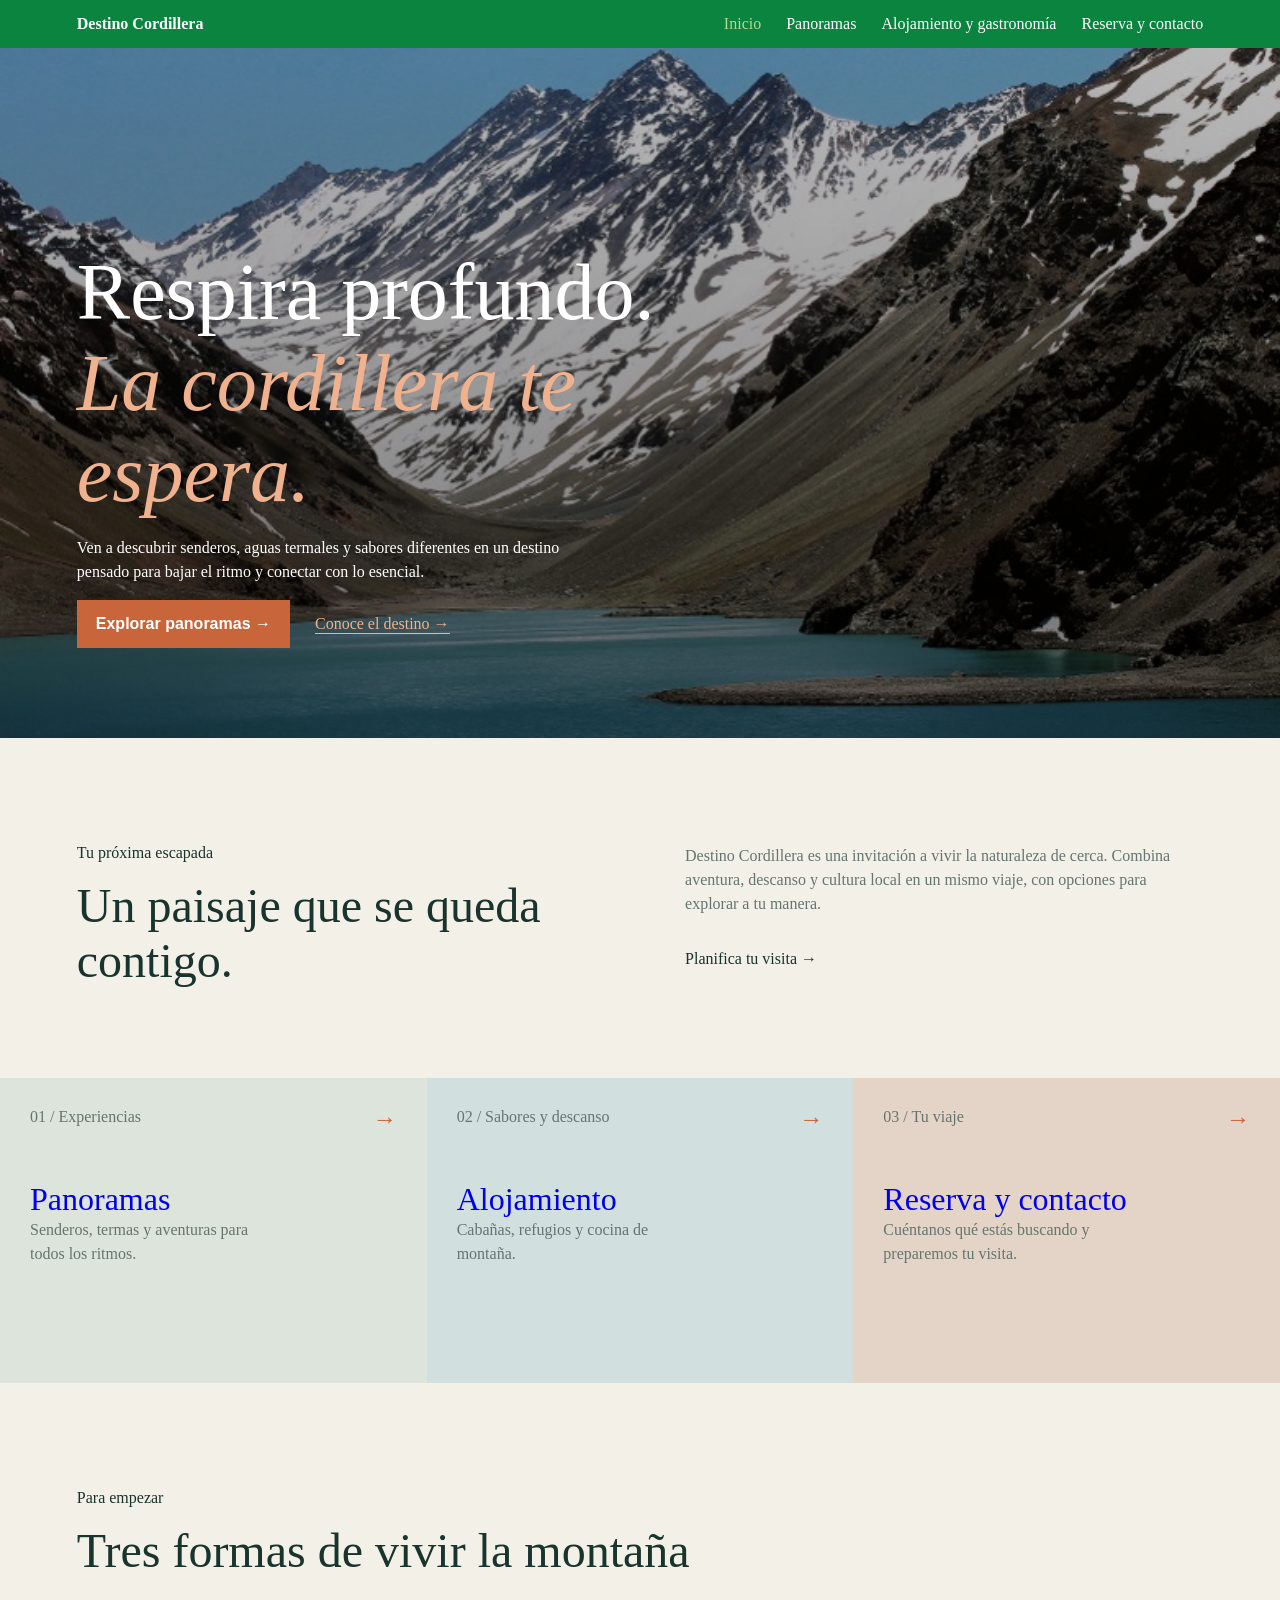
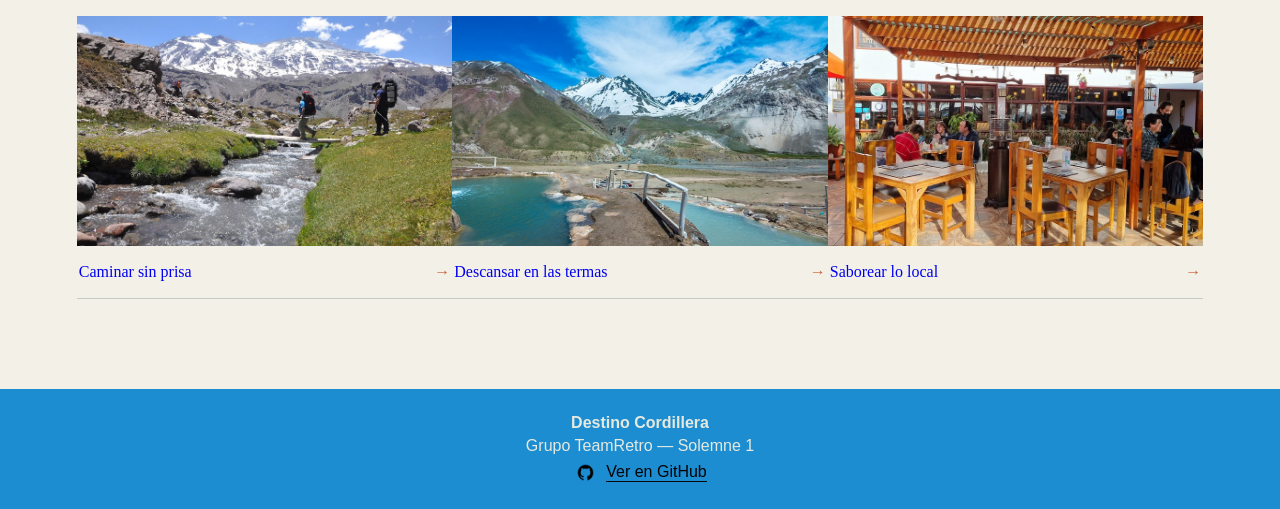
<file: index.html>
<!DOCTYPE html>
<html lang="es">
<head>
	<meta charset="UTF-8">
	<meta name="viewport" content="width=device-width, initial-scale=1.0">
	<meta name="description" content="Descubre los paisajes, sabores y experiencias de Destino Cordillera.">
	<title>Destino Cordillera | Vive la montaña</title>
	<link rel="stylesheet" href="css/styles.css">
</head>
<body class="home-page">
	<header>
		<nav class="navbar-custom home-navbar" aria-label="Navegación principal">
			<a class="navbar-brand" href="index.html">Destino Cordillera</a>
			<ul class="navbar-nav">
				<li><a class="active" href="index.html">Inicio</a></li>
				<li><a href="panoramas.html">Panoramas</a></li>
				<li><a href="alojamiento.html">Alojamiento y gastronomía</a></li>
				<li><a href="contacto.html">Reserva y contacto</a></li>
			</ul>
		</nav>
	</header>

	<main>
		<section class="hero" aria-labelledby="hero-title">
			<div class="hero-content">
				<h1 id="hero-title">Respira profundo.<br><em>La cordillera te espera.</em></h1>
				<p class="hero-copy">Ven a descubrir senderos, aguas termales y sabores diferentes en un destino pensado para bajar el ritmo y conectar con lo esencial.</p>
				<div class="hero-actions">
					<a class="button button-primary" href="panoramas.html">Explorar panoramas <span aria-hidden="true">→</span></a>
					<a class="text-link-label" href="#descubre">Conoce el destino <span aria-hidden="true">→</span></a>
				</div>
		</section>

		<section class="intro-section" id="descubre" aria-labelledby="intro-title">
			<div class="section-heading">
				<p class="eyebrow">Tu próxima escapada</p>
				<h2 id="intro-title">Un paisaje que se queda contigo.</h2>
			</div>
			<div class="intro-copy">
				<p>Destino Cordillera es una invitación a vivir la naturaleza de cerca. Combina aventura, descanso y cultura local en un mismo viaje, con opciones para explorar a tu manera.</p>
				<a class="arrow-link" href="contacto.html">Planifica tu visita <span aria-hidden="true">→</span></a>
			</div>
		</section>

		<section class="quick-links" aria-label="Secciones principales">
			<a class="quick-card quick-card-panoramas" href="panoramas.html">
				<span class="card-index">01 / Experiencias</span>
				<span class="quick-card-title">Panoramas</span>
				<span class="quick-card-description">Senderos, termas y aventuras para todos los ritmos.</span>
				<span class="card-arrow" aria-hidden="true">→</span>
			</a>
			<a class="quick-card quick-card-stay" href="alojamiento.html">
				<span class="card-index">02 / Sabores y descanso</span>
				<span class="quick-card-title">Alojamiento</span>
				<span class="quick-card-description">Cabañas, refugios y cocina de montaña.</span>
				<span class="card-arrow" aria-hidden="true">→</span>
			</a>
			<a class="quick-card quick-card-contact" href="contacto.html">
				<span class="card-index">03 / Tu viaje</span>
				<span class="quick-card-title">Reserva y contacto</span>
				<span class="quick-card-description">Cuéntanos qué estás buscando y preparemos tu visita.</span>
				<span class="card-arrow" aria-hidden="true">→</span>
			</a>
		</section>

		<section class="featured-section" aria-labelledby="featured-title">
			<div class="featured-heading">
				<p class="eyebrow">Para empezar</p>
				<h2 id="featured-title">Tres formas de vivir la montaña</h2>
			</div>
			<div class="featured-grid">
				<a class="feature-item" href="panoramas.html">
					<img src="img/trekking.jpg" alt="Sendero de trekking en la cordillera">
					<span>Caminar sin prisa <b>→</b></span>
				</a>
				<a class="feature-item" href="panoramas.html">
					<img src="img/terma.jpg" alt="Aguas termales rodeadas de naturaleza">
					<span>Descansar en las termas <b>→</b></span>
				</a>
				<a class="feature-item" href="alojamiento.html">
					<img src="img/comida1.jpg" alt="Comida local servida junto al fuego">
					<span>Saborear lo local <b>→</b></span>
				</a>
			</div>
		</section>
	</main>

	<footer class="footer-custom home-footer">
		<p>Destino Cordillera</p>
		<p>Grupo TeamRetro — Solemne 1</p>
		<a class="text-link text-link-icon" href="https://github.com/JoseArguello2101/TeamRetro_Solemne1_web">
			<img src="img/pngwing.com.png" alt="GitHub" class="text-link-icon__img">
			<span class="text-link-footer">Ver en GitHub</span>
		</a>
	</footer>
</body>
</html>
</file>
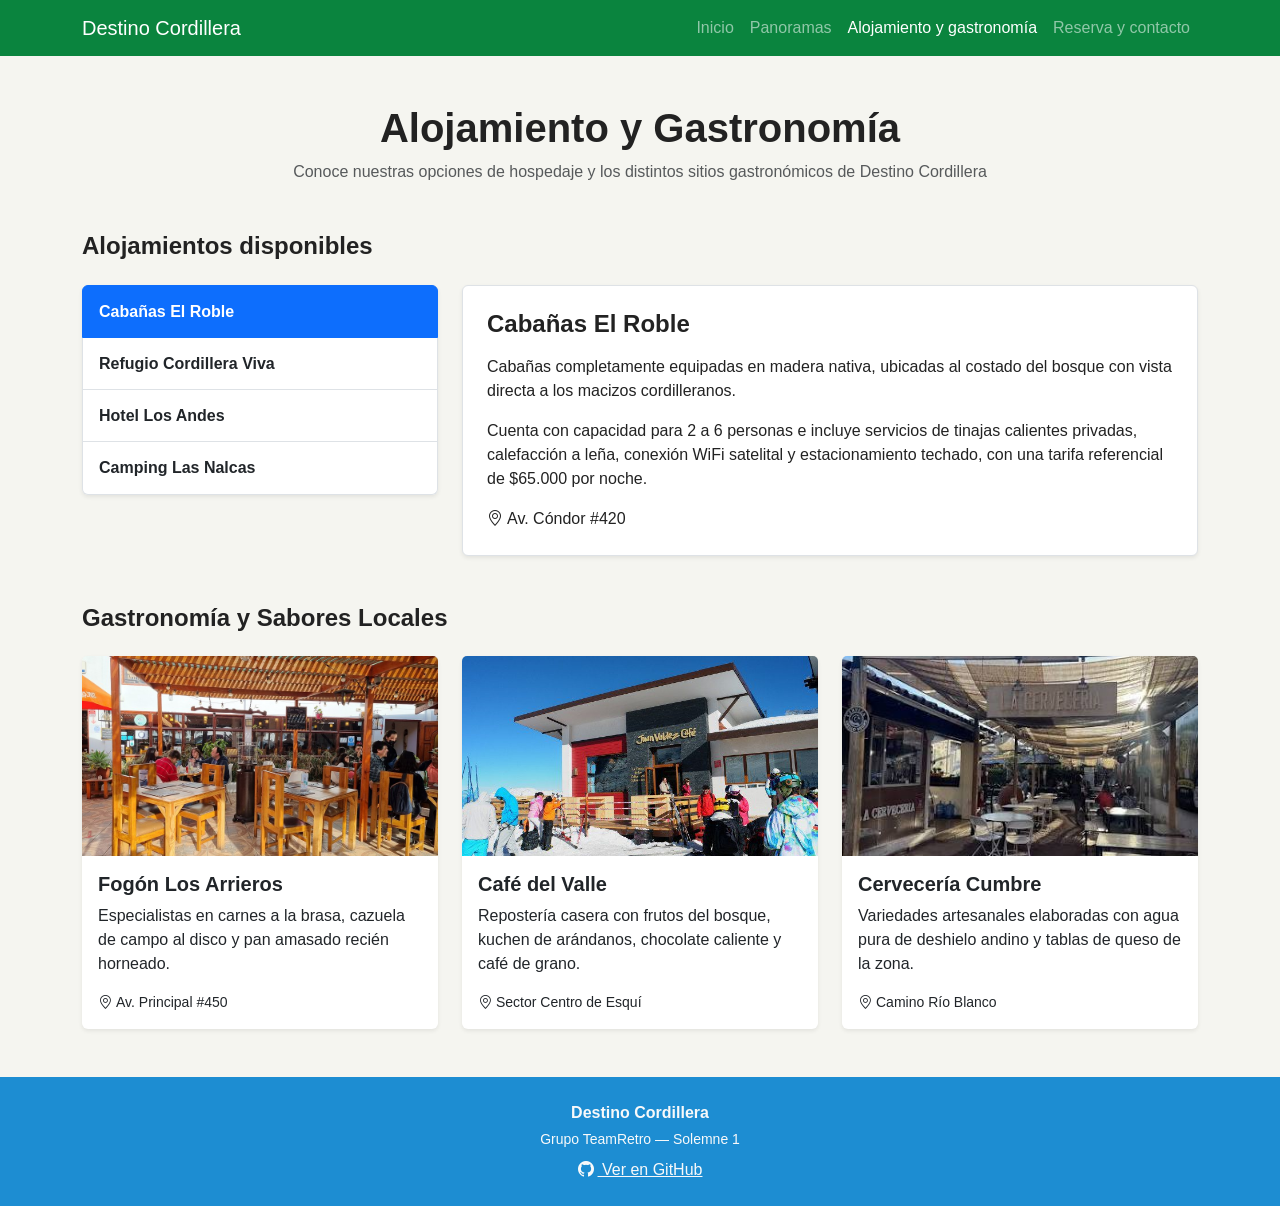
<file: alojamiento.html>
<!DOCTYPE html>
<html lang="es">
<head>
  <meta charset="UTF-8">
  <meta name="viewport" content="width=device-width, initial-scale=1.0">
  <title>Alojamiento y Gastronomía - Destino Cordillera</title>
  <link href="https://cdn.jsdelivr.net/npm/bootstrap@5.3.3/dist/css/bootstrap.min.css" rel="stylesheet"> 
  <link rel="stylesheet" href="https://cdn.jsdelivr.net/npm/bootstrap-icons@1.11.3/font/bootstrap-icons.min.css">
  <link rel="stylesheet" href="css/styles.css">
</head>
<body>

  
  <header>
    <nav class="navbar navbar-expand-lg navbar-dark navbar-custom">
      <div class="container">
        <a class="navbar-brand" href="index.html">Destino Cordillera</a>
        <ul class="navbar-nav ms-auto">
          <li class="nav-item"><a class="nav-link" href="index.html">Inicio</a></li>
          <li class="nav-item"><a class="nav-link" href="panoramas.html">Panoramas</a></li>
          <li class="nav-item"><a class="nav-link active" href="alojamiento.html">Alojamiento y gastronomía</a></li>
          <li class="nav-item"><a class="nav-link" href="contacto.html">Reserva y contacto</a></li>
        </ul>
      </div>
    </nav>
  </header>

  <main class="container my-5">

   
    <div class="text-center mb-5">
      <h1 class="fw-bold">Alojamiento y Gastronomía</h1>
      <p class="text-muted">Conoce nuestras opciones de hospedaje y los distintos sitios gastronómicos de Destino Cordillera</p>
    </div>

   
    <section class="mb-5">
      <h2 class="h4 fw-bold mb-4">Alojamientos disponibles</h2>

      <div class="row g-4">
        
        <div class="col-12 col-md-4">
          <div class="list-group shadow-sm" id="list-tab" role="tablist">
            <a class="list-group-item list-group-item-action active py-3" id="list-roble-list" data-bs-toggle="list" href="#list-roble" role="tab" aria-controls="roble">
              <h6 class="mb-0 fw-bold">Cabañas El Roble</h6>
            </a>
            <a class="list-group-item list-group-item-action py-3" id="list-refugio-list" data-bs-toggle="list" href="#list-refugio" role="tab" aria-controls="refugio">
              <h6 class="mb-0 fw-bold">Refugio Cordillera Viva</h6>
            </a>
            <a class="list-group-item list-group-item-action py-3" id="list-hotel-list" data-bs-toggle="list" href="#list-hotel" role="tab" aria-controls="hotel">
              <h6 class="mb-0 fw-bold">Hotel Los Andes</h6>
            </a>
            <a class="list-group-item list-group-item-action py-3" id="list-camping-list" data-bs-toggle="list" href="#list-camping" role="tab" aria-controls="camping">
              <h6 class="mb-0 fw-bold">Camping Las Nalcas</h6>
            </a>
          </div>
        </div>

       
        <div class="col-12 col-md-8">
          <div class="tab-content shadow-sm bg-white p-4 rounded border" id="nav-tabContent">
            
            <div class="tab-pane fade show active" id="list-roble" role="tabpanel" aria-labelledby="list-roble-list">
              <h4 class="fw-bold mb-3">Cabañas El Roble</h4>
              <p>Cabañas completamente equipadas en madera nativa, ubicadas al costado del bosque con vista directa a los macizos cordilleranos.</p>
              <p>Cuenta con capacidad para 2 a 6 personas e incluye servicios de tinajas calientes privadas, calefacción a leña, conexión WiFi satelital y estacionamiento techado, con una tarifa referencial de $65.000 por noche.</p>
              <p class="mb-0"><i class="bi bi-geo-alt me-1"></i>Av. Cóndor #420</p>
            </div>

            <div class="tab-pane fade" id="list-refugio" role="tabpanel" aria-labelledby="list-refugio-list">
              <h4 class="fw-bold mb-3">Refugio Cordillera Viva</h4>
              <p>Espacio ideal para montañistas y grupos de amigos que buscan un punto de partida estratégico para excursiones matutinas.</p>
              <p>Dispone de capacidad para 1 a 4 personas en habitaciones compartidas o privadas, ofreciendo desayuno campestre incluido, guarda esquí, sala de estar común y cafetería, a un valor referencial de $35.000 por noche.</p>
              <p class="mb-0"><i class="bi bi-geo-alt me-1"></i>Av. Bernardo Varas #320</p>
            </div>

            <div class="tab-pane fade" id="list-hotel" role="tabpanel" aria-labelledby="list-hotel-list">
              <h4 class="fw-bold mb-3">Hotel Los Andes</h4>
              <p>Instalaciones de alto nivel con foco en la relajación, desconexión y gastronomía gourmet de autor.</p>
              <p>Ofrece suites dobles y matrimoniales con acceso a spa hidrotermal, sauna seco, piscina techada temperada y servicio a la habitación, con una tarifa referencial de $95.000 por noche.</p>
              <p class="mb-0"><i class="bi bi-geo-alt me-1"></i>Av. Los Andes #50</p>
            </div>

            <div class="tab-pane fade" id="list-camping" role="tabpanel" aria-labelledby="list-camping-list">
              <h4 class="fw-bold mb-3">Camping Las Nalcas</h4>
              <p>Zonas delimitadas para acampar bajo la sombra de bosque nativo a orillas de un estero de agua pura.</p>
              <p>Cuenta con sitios familiares de hasta 6 personas equipados con mesas rústicas, quinchos individuales, iluminación solar y baños con agua caliente continua, por un costo referencial de $15.000 por sitio por noche.</p>
              <p class="mb-0"><i class="bi bi-geo-alt me-1"></i>Av. Siempreviva #650</p>
            </div>

          </div>
        </div>
      </div>
    </section>

    
    <section>
      <h2 class="h4 fw-bold mb-4">Gastronomía y Sabores Locales</h2>

      <div class="row g-4">
        
        <div class="col-12 col-md-4">
          <div class="card h-100 shadow-sm border-0">
            <img src="img/comida1.jpg" class="card-img-top object-fit-cover" alt="Fogón Los Arrieros" style="height: 200px;">
            <div class="card-body d-flex flex-column">
              <h5 class="card-title fw-bold">Fogón Los Arrieros</h5>
              <p class="card-text">Especialistas en carnes a la brasa, cazuela de campo al disco y pan amasado recién horneado.</p>
              <p class="small mt-auto mb-0"><i class="bi bi-geo-alt me-1"></i>Av. Principal #450</p>
            </div>
          </div>
        </div>

        
        <div class="col-12 col-md-4">
          <div class="card h-100 shadow-sm border-0">
            <img src="img/comida2.jpg" class="card-img-top object-fit-cover" alt="Café del Valle" style="height: 200px;">
            <div class="card-body d-flex flex-column">
              <h5 class="card-title fw-bold">Café del Valle</h5>
              <p class="card-text">Repostería casera con frutos del bosque, kuchen de arándanos, chocolate caliente y café de grano.</p>
              <p class="small mt-auto mb-0"><i class="bi bi-geo-alt me-1"></i>Sector Centro de Esquí</p>
            </div>
          </div>
        </div>

        
        <div class="col-12 col-md-4">
          <div class="card h-100 shadow-sm border-0">
            <img src="img/comida3.jpg" class="card-img-top object-fit-cover" alt="Cervecería Cumbre" style="height: 200px;">
            <div class="card-body d-flex flex-column">
              <h5 class="card-title fw-bold">Cervecería Cumbre</h5>
              <p class="card-text">Variedades artesanales elaboradas con agua pura de deshielo andino y tablas de queso de la zona.</p>
              <p class="small mt-auto mb-0"><i class="bi bi-geo-alt me-1"></i>Camino Río Blanco</p>
            </div>
          </div>
        </div>
      </div>
    </section>

  </main>

  
  <footer class="footer-custom text-light py-4 text-center">
    <div class="container">
      <p class="mb-1 fw-bold">Destino Cordillera</p>
      <p class="mb-2 small">Grupo TeamRetro — Solemne 1</p>
      <a href="https://github.com/JoseArguello2101/TeamRetro_Solemne1_web" target="_blank" class="text-light text-decoration-underline">
        <i class="bi bi-github me-1"></i> Ver en GitHub
      </a>
    </div>
  </footer>

  <script src="https://cdn.jsdelivr.net/npm/bootstrap@5.3.3/dist/js/bootstrap.bundle.min.js"></script>
</body>
</html>
</file>
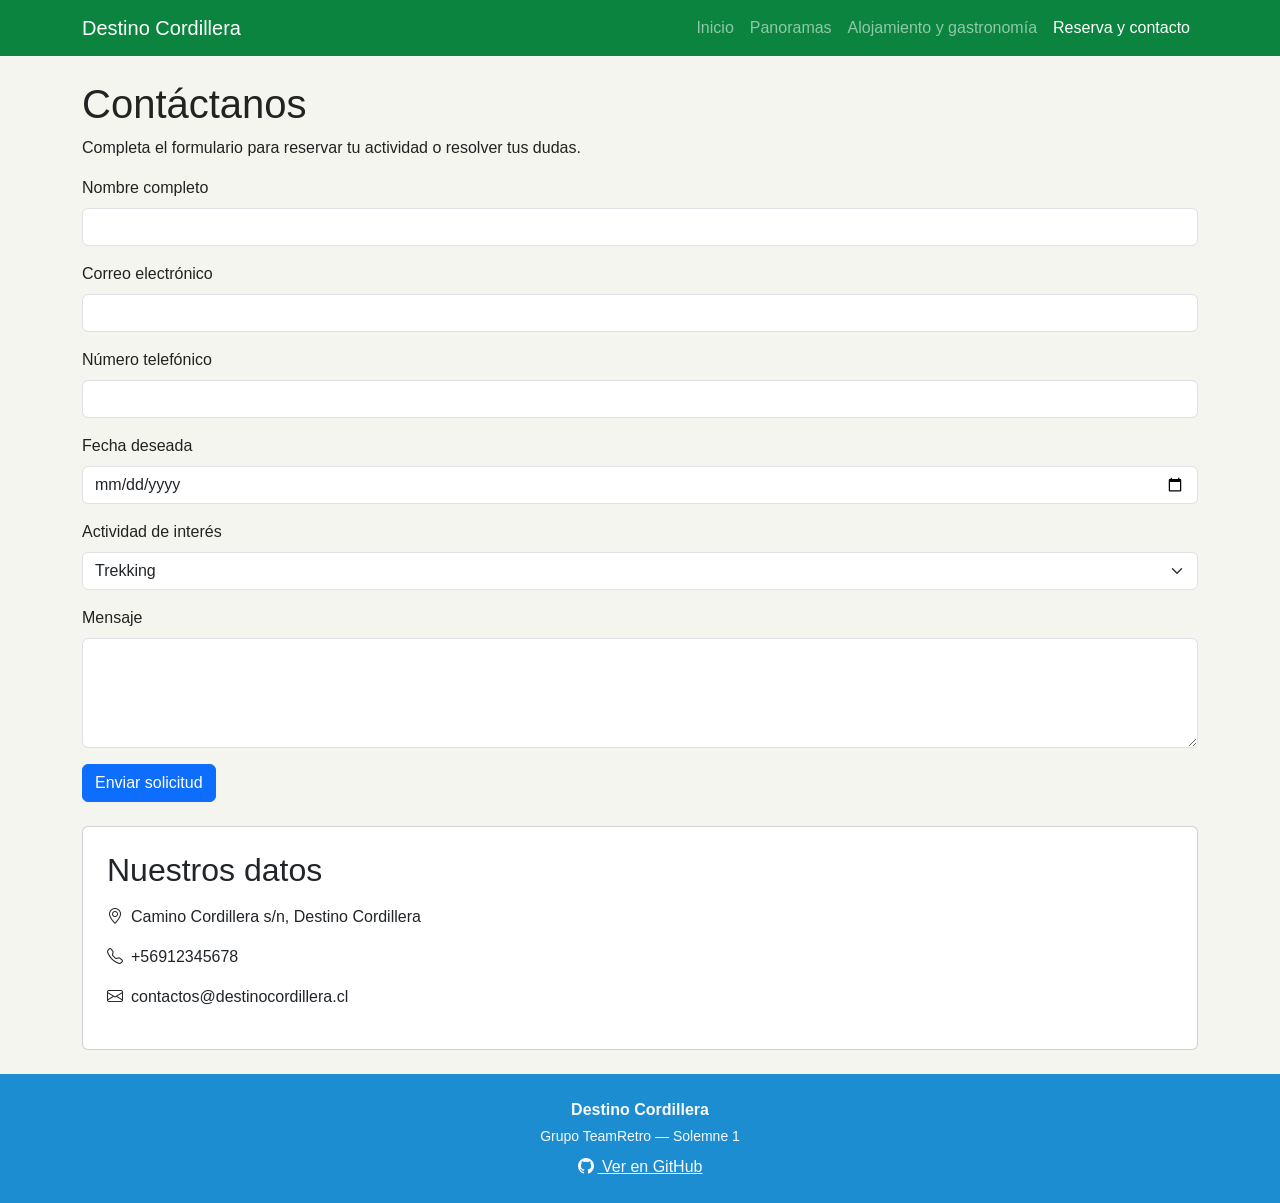
<file: contacto.html>
<!DOCTYPE html>
<html lang="es">
<head>
    <meta charset="UTF-8">
    <meta name="viewport" content="width=device-width, initial-scale=1.0">
    <title>Contacto - Destino Cordillera</title>
    <link href="https://cdn.jsdelivr.net/npm/bootstrap@5.3.3/dist/css/bootstrap.min.css" rel="stylesheet">
    <link href="https://cdn.jsdelivr.net/npm/bootstrap-icons@1.11.3/font/bootstrap-icons.css" rel="stylesheet">
    <link rel="stylesheet" href="css/styles.css">
</head>
<body>
    <header>
        <nav class="navbar navbar-expand-lg navbar-dark navbar-custom">
            <div class="container">
                <a class="navbar-brand" href="index.html">Destino Cordillera</a>
                <ul class="navbar-nav ms-auto">
                    <li class="nav-item"><a class="nav-link" href="index.html">Inicio</a></li>
                    <li class="nav-item"><a class="nav-link" href="panoramas.html">Panoramas</a></li>
                    <li class="nav-item"><a class="nav-link" href="alojamiento.html">Alojamiento y gastronomía</a></li>
                    <li class="nav-item"><a class="nav-link active" href="contacto.html">Reserva y contacto</a></li>
                </ul>
            </div>
        </nav>
    </header>

    <main>
        <div class="container mt-4">
            <h1>Contáctanos</h1>
            <p>Completa el formulario para reservar tu actividad o resolver tus dudas.</p>

            <form>
                <div class="mb-3">
                    <label for="nombre" class="form-label">Nombre completo</label>
                    <input type="text" id="nombre" name="nombre" class="form-control">
                </div>

                <div class="mb-3">
                    <label for="correo" class="form-label">Correo electrónico</label>
                    <input type="email" id="correo" name="correo" class="form-control">
                </div>

                <div class="mb-3">
                    <label for="telefono" class="form-label">Número telefónico</label>
                    <input type="tel" id="telefono" name="telefono" class="form-control">
                </div>

                <div class="mb-3">
                    <label for="fecha" class="form-label">Fecha deseada</label>
                    <input type="date" id="fecha" name="fecha" class="form-control">
                </div>

                <div class="mb-3">
                    <label for="actividad" class="form-label">Actividad de interés</label>
                    <select id="actividad" name="actividad" class="form-select">
                        <option value="trekking">Trekking</option>
                        <option value="termas">Aguas termales</option>
                        <option value="laguna">Laguna cordillerana</option>
                        <option value="cabalgata">Montar a caballo</option>
                        <option value="escalada">Escalada</option>
                        <option value="astronomia">Tour astronómico</option>
                    </select>
                </div>

                <div class="mb-3">
                    <label for="mensaje" class="form-label">Mensaje</label>
                    <textarea id="mensaje" name="mensaje" rows="4" class="form-control"></textarea>
                </div>

                <button type="submit" class="btn btn-primary">Enviar solicitud</button>
            </form>

            <section class="card p-4 mt-4 mb-4">
                <h2 class="mb-3">Nuestros datos</h2>
                <p><i class="bi bi-geo-alt me-2"></i>Camino Cordillera s/n, Destino Cordillera</p>
                <p><i class="bi bi-telephone me-2"></i>+56912345678</p>
                <p><i class="bi bi-envelope me-2"></i>contactos@destinocordillera.cl</p>
            </section>
        </div>
    </main>

    <footer class="footer-custom text-light py-4 text-center">
        <div class="container">
            <p class="mb-1 fw-bold">Destino Cordillera</p>
            <p class="mb-2 small">Grupo TeamRetro — Solemne 1</p>
            <a href="https://github.com/JoseArguello2101/TeamRetro_Solemne1_web" target="_blank" class="text-light text-decoration-underline">
                <i class="bi bi-github me-1"></i> Ver en GitHub
            </a>
        </div>
    </footer>
</body>
</html>
</file>
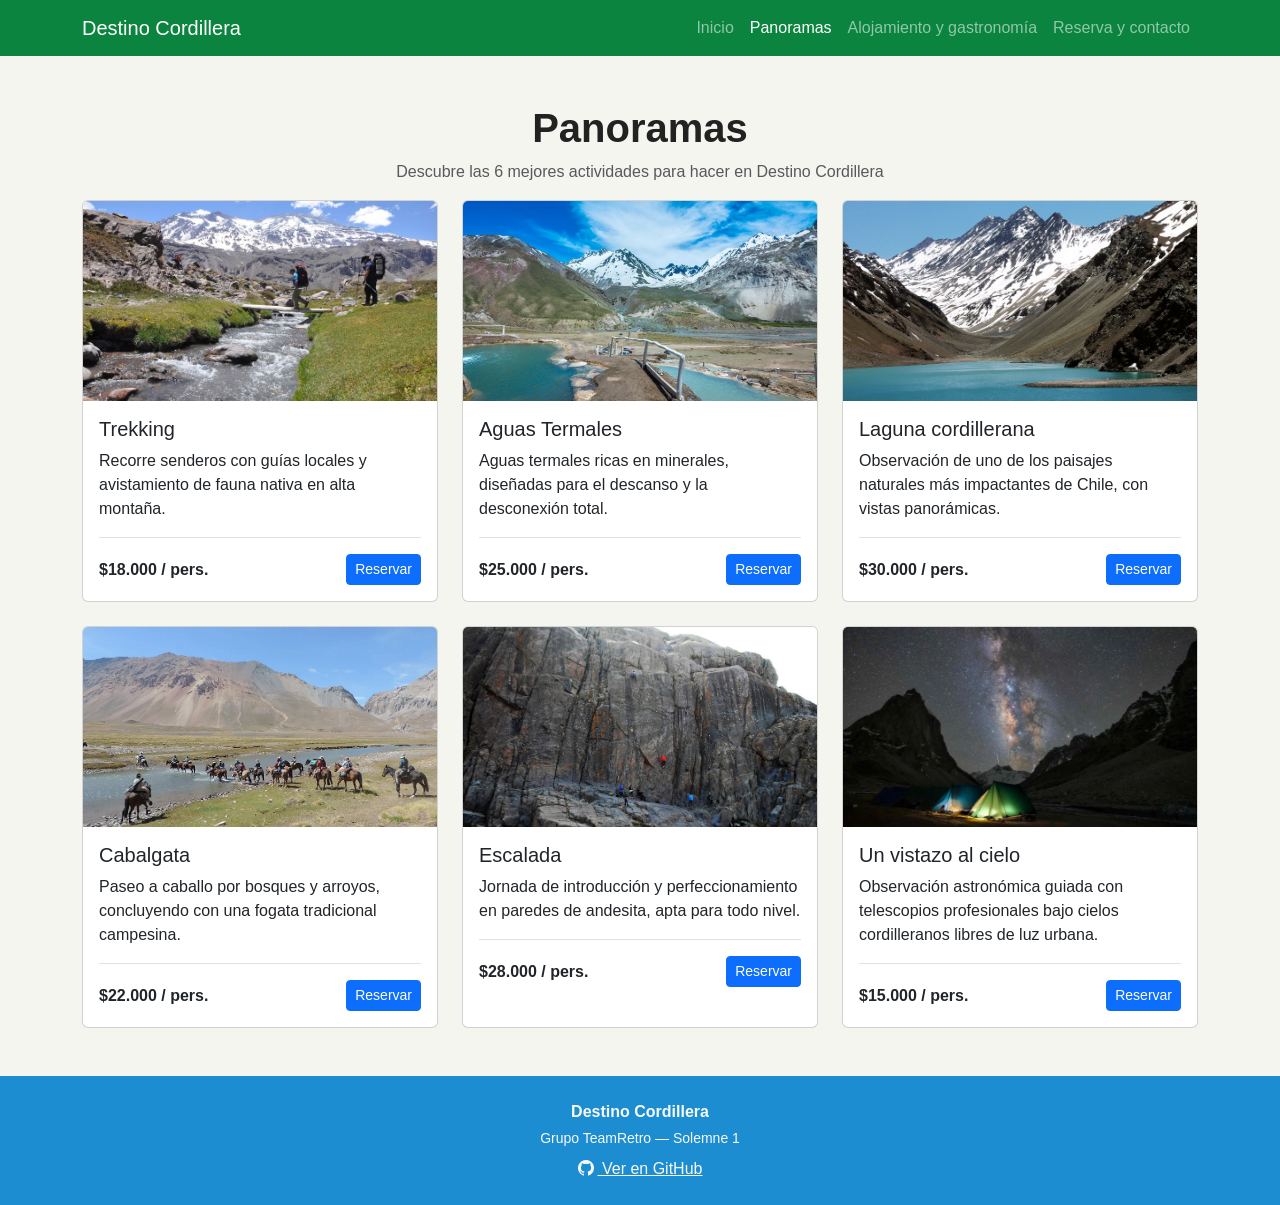
<file: panoramas.html>
<!DOCTYPE html>
<html lang="es">
<head>
  <meta charset="UTF-8">
  <meta name="viewport" content="width=device-width, initial-scale=1.0">
  <title>Panoramas</title>
  <link href="https://cdn.jsdelivr.net/npm/bootstrap@5.3.3/dist/css/bootstrap.min.css" rel="stylesheet">
  <link rel="stylesheet" href="css/styles.css">
  <link rel="stylesheet" href="https://cdn.jsdelivr.net/npm/bootstrap-icons@1.11.3/font/bootstrap-icons.min.css">
</head>
<body>

  <header>
    <nav class="navbar navbar-expand-lg navbar-dark navbar-custom">
      <div class="container">
        <a class="navbar-brand" href="index.html">Destino Cordillera</a>
        <ul class="navbar-nav ms-auto">
          <li class="nav-item"><a class="nav-link" href="index.html">Inicio</a></li>
          <li class="nav-item"><a class="nav-link active" href="panoramas.html">Panoramas</a></li>
          <li class="nav-item"><a class="nav-link" href="alojamiento.html">Alojamiento y gastronomía</a></li>
          <li class="nav-item"><a class="nav-link" href="contacto.html">Reserva y contacto</a></li>
        </ul>
      </div>
    </nav>
  </header>

  <main class="container my-5">
    
    <div class="text-center">
      <h1 class="fw-bold">Panoramas</h1>
      <p class="text-muted">Descubre las 6 mejores actividades para hacer en Destino Cordillera</p>
    </div>

    <div class="row g-4">

     
      <div class="col-12 col-md-6 col-lg-4">
        <div class="card h-100">
          <img class="card-img-top object-fit-cover" src="img/trekking.jpg" alt="Trekking" style="height: 200px;">
          <div class="card-body">
            <h5 class="card-title">Trekking</h5>
            <p class="card-text">Recorre senderos con guías locales y avistamiento de fauna nativa en alta montaña.</p>
            <div class="mt-auto pt-3 border-top d-flex justify-content-between align-items-center">
              <span class="fw-bold">$18.000 / pers.</span>
              <a href="contacto.html" class="btn btn-primary btn-sm">Reservar</a>
            </div>
          </div>
        </div>
      </div>

      
      <div class="col-12 col-md-6 col-lg-4">
        <div class="card h-100">
          <img class="card-img-top object-fit-cover" src="img/terma.jpg" alt="Aguas Termales" style="height: 200px;">
          <div class="card-body">
            <h5 class="card-title">Aguas Termales</h5>
            <p class="card-text">Aguas termales ricas en minerales, diseñadas para el descanso y la desconexión total.</p>
            <div class="mt-auto pt-3 border-top d-flex justify-content-between align-items-center">
              <span class="fw-bold">$25.000 / pers.</span>
              <a href="contacto.html" class="btn btn-primary btn-sm">Reservar</a>
            </div>
          </div>
        </div>
      </div>

    
      <div class="col-12 col-md-6 col-lg-4">
        <div class="card h-100">
          <img class="card-img-top object-fit-cover" src="img/laguna.jpg" alt="Laguna cordillerana" style="height: 200px;">
          <div class="card-body">
            <h5 class="card-title">Laguna cordillerana</h5>
            <p class="card-text">Observación de uno de los paisajes naturales más impactantes de Chile, con vistas panorámicas.</p>
            <div class="mt-auto pt-3 border-top d-flex justify-content-between align-items-center">
              <span class="fw-bold">$30.000 / pers.</span>
              <a href="contacto.html" class="btn btn-primary btn-sm">Reservar</a>
            </div>
          </div>
        </div>
      </div>

      
      <div class="col-12 col-md-6 col-lg-4">
        <div class="card h-100">
          <img class="card-img-top object-fit-cover" src="img/cabalgata.jpg" alt="Cabalgata cordillerana" style="height: 200px;">
          <div class="card-body">
            <h5 class="card-title">Cabalgata</h5>
            <p class="card-text">Paseo a caballo por bosques y arroyos, concluyendo con una fogata tradicional campesina.</p>
            <div class="mt-auto pt-3 border-top d-flex justify-content-between align-items-center">
              <span class="fw-bold">$22.000 / pers.</span>
              <a href="contacto.html" class="btn btn-primary btn-sm">Reservar</a>
            </div>
          </div>
        </div>
      </div>

      
      <div class="col-12 col-md-6 col-lg-4">
        <div class="card h-100">
          <img class="card-img-top object-fit-cover" src="img/escalada.jpg" alt="Escalada en roca" style="height: 200px;">
          <div class="card-body">
            <h5 class="card-title">Escalada</h5>
            <p class="card-text">Jornada de introducción y perfeccionamiento en paredes de andesita, apta para todo nivel.</p>
            <div class="mt-auto pt-3 border-top d-flex justify-content-between align-items-center">
              <span class="fw-bold">$28.000 / pers.</span>
              <a href="contacto.html" class="btn btn-primary btn-sm">Reservar</a>
            </div>
          </div>
        </div>
      </div>

      
      <div class="col-12 col-md-6 col-lg-4">
        <div class="card h-100">
          <img class="card-img-top object-fit-cover" src="img/astronomia.jpg" alt="Tour Astronómico" style="height: 200px;">
          <div class="card-body">
            <h5 class="card-title">Un vistazo al cielo</h5>
            <p class="card-text">Observación astronómica guiada con telescopios profesionales bajo cielos cordilleranos libres de luz urbana.</p>
            <div class="mt-auto pt-3 border-top d-flex justify-content-between align-items-center">
              <span class="fw-bold">$15.000 / pers.</span>
              <a href="contacto.html" class="btn btn-primary btn-sm">Reservar</a>
            </div>
          </div>
        </div>
      </div>

    </div>
  </main>

  <footer class="footer-custom text-light py-4 text-center">
    <div class="container">
      <p class="mb-1 fw-bold">Destino Cordillera</p>
      <p class="mb-2 small">Grupo TeamRetro — Solemne 1</p>
      <a href="https://github.com/JoseArguello2101/TeamRetro_Solemne1_web" target="_blank" class="text-light text-decoration-underline">
        <i class="bi bi-github me-1"></i> Ver en GitHub
      </a>
    </div>
  </footer>

  <script src="https://cdn.jsdelivr.net/npm/bootstrap@5.3.3/dist/js/bootstrap.bundle.min.js"></script>
</body>
</html>
</file>
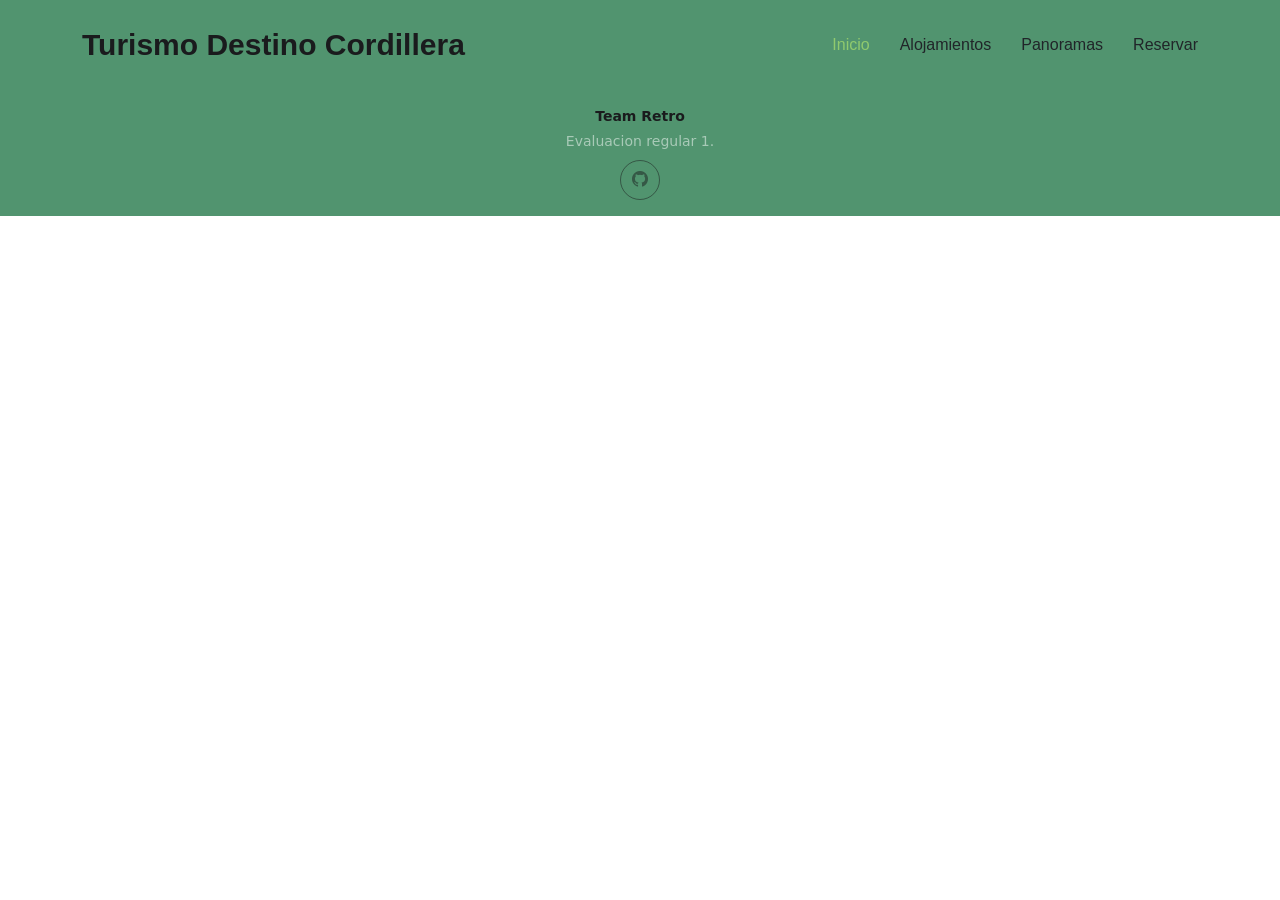
<file: TeamRetro_Solemne1_web/plantilla_barnav.html>
<!DOCTYPE html>
<html lang="es">
<head>
  <meta charset="UTF-8">
  <meta name="viewport" content="width=device-width, initial-scale=1.0">
  <title>Turismo Local | Plantilla</title>
  <link href="https://cdn.jsdelivr.net/npm/bootstrap@5.3.3/dist/css/bootstrap.min.css" rel="stylesheet">
  <link rel="stylesheet" href="https://cdn.jsdelivr.net/npm/bootstrap-icons@1.11.3/font/bootstrap-icons.min.css">
  <link rel="stylesheet" href="css/main.css">
</head>
<body>
  <header id="header" class="header sticky-top">
    <div class="container-fluid container-xl d-flex align-items-center justify-content-between">
      <a href="index.html" class="logo d-flex align-items-center me-auto">
        <h1>Turismo <span>Destino Cordillera</span></h1>
      </a>

      <nav id="navmenu" class="navmenu" aria-label="Navegación principal">
        <ul>
          <li><a href="index.html" class="active">Inicio</a></li>
          <li><a href="alojamientos.html">Alojamientos</a></li>
          <li><a href="panoramas.html">Panoramas</a></li>
          <li><a href="reserva.html">Reservar</a></li>
        </ul>
      </nav>
    </div>
  </header>

  <footer id="footer" class="footer py-3">
    <div class="container text-center">
      <p class="fw-semibold mb-1">Team Retro</p>
      <p class="text-white-50 mb-2">Evaluacion regular 1.</p>
      <div class="social-links d-flex justify-content-center mt-0">
        <a href="https://github.com/JoseArguello2101/TeamRetro_Solemne1_web" aria-label="GitHub" class="d-inline-flex align-items-center justify-content-center"><i class="bi bi-github"></i></a>
      </div>
    </div>
  </footer>

  <script src="https://cdn.jsdelivr.net/npm/bootstrap@5.3.3/dist/js/bootstrap.bundle.min.js"></script>
</body>
</html>
</file>
<file: css/styles.css>
body {
	margin: 0;
	font-family: Arial, sans-serif;
	background: #f5f5f0;
	color: #222;
}

.home-page a {
	text-decoration: none;
}

.home-page {
	background: #f3f0e8;
	color: #19332d;
	font-family: Georgia, serif;
}

.navbar-custom {
	background: #0a843e;
}

.home-navbar {
	display: flex;
	justify-content: space-between;
	align-items: center;
	padding: 15px 6%;
}

.home-navbar a {
	color: white;
}

.home-navbar .navbar-brand {
	font-weight: bold;
}

.home-navbar .navbar-nav {
	display: flex;
	gap: 25px;
	list-style: none;
	margin: 0;
	padding: 0;
}

.home-navbar .active {
	color: #b6d895;
}

.hero {
	height: 600px;
	padding: 0 6% 7%;
	display: flex;
	align-items: flex-end;
	color: white;
	background: linear-gradient(#0004, #0008), url("../img/laguna.jpg") center/cover;
	position: relative;
}

.hero-content {
	max-width: 680px;
}

.hero h1 {
	margin: 0;
	font-size: 5rem;
	font-weight: normal;
}

.hero h1 em {
	color: #f0b18e;
}

.hero-copy {
	max-width: 500px;
	line-height: 1.5;
}

.hero-actions {
	display: flex;
	gap: 25px;
	align-items: center;
}

.button {
	padding: 15px 19px;
	font-family: Arial, sans-serif;
	font-weight: bold;
}

.button-primary {
	background: #c9653b;
	color: white;
}

.text-link,
.arrow-link {
	border-bottom: none;
}

.text-link-icon {
    display: inline-flex;
    align-items: center;
    gap: 8px;
}

.text-link-icon__img {
    width: 25px;
    height: 25px;
    object-fit: contain;
}

.text-link-label {
    border-bottom: 1px solid #f0b18e;
	color: #f0b18e;
}

.text-link-footer {
    border-bottom: 1px solid #080808;
	color: #030303;
}


.intro-section,
.featured-section {
	max-width: 1180px;
	margin: auto;
	padding: 90px 6%;
}

.intro-section {
	display: grid;
	grid-template-columns: 1fr 1fr;
	gap: 8%;
}

.section-heading h2,
.featured-heading h2 {
	margin: 0;
	font-size: 3rem;
	font-weight: normal;
}

.intro-copy {
	color: #65756f;
	line-height: 1.5;
}

.arrow-link {
	color: #19332d;
	display: inline-block;
	margin-top: 15px;
}

.quick-links,
.featured-grid {
	display: grid;
	grid-template-columns: repeat(3, 1fr);
	gap: 0px;
}

.quick-card {
	height: 245px;
	padding: 30px;
	background: #dce4dc;
	position: relative;
	transition: transform 0.25s ease, box-shadow 0.25s ease;
}

.quick-card:hover {
	transform: scale(1.03);
	box-shadow: 0 12px 24px rgba(0, 0, 0, 0.12);
}

.quick-card-stay {
	background: #d1dfdf;
}

.quick-card-contact {
	background: #e3d4c7;
}

.card-index,
.quick-card-description {
	color: #65756f;
}

.quick-card-title {
	display: block;
	margin-top: 55px;
	font-size: 2rem;
}

.quick-card-description {
	display: block;
	max-width: 220px;
	line-height: 1.5;
}

.card-arrow {
	position: absolute;
	top: 28px;
	right: 30px;
	color: #c9653b;
	font-size: 1.5rem;
}

.featured-heading {
	margin-bottom: 38px;
}

.feature-item {
    overflow: hidden;
    display: block;
}

.feature-item img {
    display: block;
    width: 100%;
    height: 230px;
    object-fit: cover;
    transition: transform 0.35s ease;
}

.feature-item:hover img {
    transform: scale(1.08);
}

.feature-item span {
	display: flex;
	justify-content: space-between;
	padding: 17px 2px;
	border-bottom: 1px solid #c5cbc5;
}

.feature-item b {
	color: #c9653b;
}

.footer-custom {
	background: #1d8dd2;
}

.home-footer {
	padding: 20px;
	color: #e5e9df;
	text-align: center;
	font-family: Arial, sans-serif;
}

.home-footer p {
	margin: 5px;
}

.home-footer p:first-child {
	font-weight: bold;
}

.home-footer a {
	color: #f0b18e;
}
</file>
<file: TeamRetro_Solemne1_web/css/main.css>
/**
* Template Name: eStartup
* Template URL: https://bootstrapmade.com/estartup-bootstrap-landing-page-template/
* Updated: Aug 07 2024 with Bootstrap v5.3.3
* Author: BootstrapMade.com
* License: https://bootstrapmade.com/license/
*/

/*--------------------------------------------------------------
# Font & Color Variables
# Help: https://bootstrapmade.com/color-system/
--------------------------------------------------------------*/
/* Fonts */
:root {
  --default-font: "Roboto",  system-ui, -apple-system, "Segoe UI", Roboto, "Helvetica Neue", Arial, "Noto Sans", "Liberation Sans", sans-serif, "Apple Color Emoji", "Segoe UI Emoji", "Segoe UI Symbol", "Noto Color Emoji";
  --heading-font: "Raleway",  sans-serif;
  --nav-font: "Poppins",  sans-serif;
}

/* Global Colors - The following color variables are used throughout the website. Updating them here will change the color scheme of the entire website */
:root { 
  --background-color: #ffffff; /* Background color for the entire website, including individual sections */
  --default-color: #1a1b1d; /* Default color used for the majority of the text content across the entire website */
  --heading-color: #1a1b1d; /* Color for headings, subheadings and title throughout the website */
  --accent-color: #1a1b1d; /* Accent color that represents your brand on the website. It's used for buttons, links, and other elements that need to stand out */
  --surface-color: #ffffff; /* The surface color is used as a background of boxed elements within sections, such as cards, icon boxes, or other elements that require a visual separation from the global background. */
  --contrast-color: #ffffff; /* Contrast color for text, ensuring readability against backgrounds of accent, heading, or default colors. */
}

/* Nav Menu Colors - The following color variables are used specifically for the navigation menu. They are separate from the global colors to allow for more customization options */
:root {
  --nav-color: #212529;  /* The default color of the main navmenu links */
  --nav-hover-color: #71c55d; /* Applied to main navmenu links when they are hovered over or active */
  --nav-mobile-background-color: #51946f; /* Used as the background color for mobile navigation menu */
  --nav-dropdown-background-color: #51946f; /* Used as the background color for dropdown items that appear when hovering over primary navigation items */
  --nav-dropdown-color: #212529; /* Used for navigation links of the dropdown items in the navigation menu. */
  --nav-dropdown-hover-color: #71c55d; /* Similar to --nav-hover-color, this color is applied to dropdown navigation links when they are hovered over. */
}

/* Color Presets - These classes override global colors when applied to any section or element, providing reuse of the sam color scheme. */

.light-background {
  --background-color: #f78ef4b4;
  --surface-color: #ff0000;
}

.dark-background {
  --background-color: #ff0000;
  --default-color: #f70606;
  --heading-color: #ff0202;
  --surface-color: #ff0a0a;
  --contrast-color: #ffffff;
}

/* Smooth scroll */
:root {
  scroll-behavior: smooth;
}

/*--------------------------------------------------------------
# General Styling & Shared Classes
--------------------------------------------------------------*/
body {
  color: var(--default-color);
  background-color: var(--background-color);
  font-family: var(--default-font);
}

a {
  color: var(--accent-color);
  text-decoration: none;
  transition: 0.3s;
}

h1,
h2,
h3,
h4,
h5,
h6 {
  color: var(--heading-color);
  font-family: var(--heading-font);
}

/* PHP Email Form Messages
------------------------------*/
.php-email-form .error-message {
  display: none;
  background: #df1529;
  color: #ffffff;
  text-align: left;
  padding: 15px;
  margin-bottom: 24px;
  font-weight: 600;
}

.php-email-form .sent-message {
  display: none;
  color: #ffffff;
  background: #059652;
  text-align: center;
  padding: 15px;
  margin-bottom: 24px;
  font-weight: 600;
}

.php-email-form .loading {
  display: none;
  background: var(--surface-color);
  text-align: center;
  padding: 15px;
  margin-bottom: 24px;
}

.php-email-form .loading:before {
  content: "";
  display: inline-block;
  border-radius: 50%;
  width: 24px;
  height: 24px;
  margin: 0 10px -6px 0;
  border: 3px solid var(--accent-color);
  border-top-color: var(--surface-color);
  animation: php-email-form-loading 1s linear infinite;
}

@keyframes php-email-form-loading {
  0% {
    transform: rotate(0deg);
  }

  100% {
    transform: rotate(360deg);
  }
}

/*--------------------------------------------------------------
# Global Header
--------------------------------------------------------------*/
.header {
  color: var(--default-color);
  background-color: #51946f;
  padding: 15px 0;
  transition: all 0.5s;
  z-index: 997;
}

.header .logo {
  line-height: 1;
}

.img-fluid {
  border-radius: 5px;
}

.header .logo img {
  max-height: 60px;
  margin-right: 8px;
  border-radius: 10px;
  border-style:solid;
  border-color: #5a2282;
  border-width: 4px;
}

.header .logo h1 {
  font-size: 30px;
  margin: 0;
  font-weight: 700;
  color: var(--heading-color);
}

.header .logo h1 span {
  color: var(--accent-color);
}

.scrolled .header {
  box-shadow: 0px 0 18px rgba(0, 0, 0, 0.1);
}

/*--------------------------------------------------------------
# Navigation Menu
--------------------------------------------------------------*/
/* Navmenu - Desktop */
@media (min-width: 1200px) {
  .navmenu {
    padding: 0;
  }

  .navmenu ul {
    margin: 0;
    padding: 0;
    display: flex;
    list-style: none;
    align-items: center;
  }

  .navmenu li {
    position: relative;
  }

  .navmenu a,
  .navmenu a:focus {
    color: var(--nav-color);
    padding: 18px 15px;
    font-size: 16px;
    font-family: var(--nav-font);
    font-weight: 400;
    display: flex;
    align-items: center;
    justify-content: space-between;
    white-space: nowrap;
    transition: 0.3s;
  }

  .navmenu a i,
  .navmenu a:focus i {
    font-size: 12px;
    line-height: 0;
    margin-left: 5px;
    transition: 0.3s;
  }

  .navmenu li:last-child a {
    padding-right: 0;
  }

  .navmenu li:hover>a,
  .navmenu .active,
  .navmenu .active:focus {
    color: #90ca6e;
  }

  .navmenu .dropdown ul {
    margin: 0;
    padding: 10px 0;
    background: var(--nav-dropdown-background-color);
    display: block;
    position: absolute;
    visibility: hidden;
    left: 14px;
    top: 130%;
    opacity: 0;
    transition: 0.3s;
    border-radius: 4px;
    z-index: 99;
    box-shadow: 0px 0px 30px rgba(0, 0, 0, 0.1);
  }

  .navmenu .dropdown ul li {
    min-width: 200px;
  }

  .navmenu .dropdown ul a {
    padding: 10px 20px;
    font-size: 15px;
    text-transform: none;
    color: var(--nav-dropdown-color);
  }

  .navmenu .dropdown ul a i {
    font-size: 12px;
  }

  .navmenu .dropdown ul a:hover,
  .navmenu .dropdown ul .active:hover,
  .navmenu .dropdown ul li:hover>a {
    color: var(--nav-dropdown-hover-color);
  }

  .navmenu .dropdown:hover>ul {
    opacity: 1;
    top: 100%;
    visibility: visible;
  }

  .navmenu .dropdown .dropdown ul {
    top: 0;
    left: -90%;
    visibility: hidden;
  }

  .navmenu .dropdown .dropdown:hover>ul {
    opacity: 1;
    top: 0;
    left: -100%;
    visibility: visible;
  }
}

/* Navmenu - Mobile */
@media (max-width: 1199px) {
  .mobile-nav-toggle {
    color: var(--nav-color);
    font-size: 28px;
    line-height: 0;
    margin-right: 10px;
    cursor: pointer;
    transition: color 0.3s;
  }

  .navmenu {
    padding: 0;
    z-index: 9997;
  }

  .navmenu ul {
    display: none;
    list-style: none;
    position: absolute;
    inset: 60px 20px 20px 20px;
    padding: 10px 0;
    margin: 0;
    border-radius: 6px;
    background-color: var(--nav-mobile-background-color);
    overflow-y: auto;
    transition: 0.3s;
    z-index: 9998;
    box-shadow: 0px 0px 30px rgba(0, 0, 0, 0.1);
  }

  .navmenu a,
  .navmenu a:focus {
    color: var(--nav-dropdown-color);
    padding: 10px 20px;
    font-family: var(--nav-font);
    font-size: 17px;
    font-weight: 500;
    display: flex;
    align-items: center;
    justify-content: space-between;
    white-space: nowrap;
    transition: 0.3s;
  }

  .navmenu a i,
  .navmenu a:focus i {
    font-size: 12px;
    line-height: 0;
    margin-left: 5px;
    width: 30px;
    height: 30px;
    display: flex;
    align-items: center;
    justify-content: center;
    border-radius: 50%;
    transition: 0.3s;
    background-color: color-mix(in srgb, var(--accent-color), transparent 90%);
  }

  .navmenu a i:hover,
  .navmenu a:focus i:hover {
    background-color: var(--accent-color);
    color: var(--contrast-color);
  }

  .navmenu a:hover,
  .navmenu .active,
  .navmenu .active:focus {
    color: var(--nav-dropdown-hover-color);
  }

  .navmenu .active i,
  .navmenu .active:focus i {
    background-color: var(--accent-color);
    color: var(--contrast-color);
    transform: rotate(180deg);
  }

  .navmenu .dropdown ul {
    position: static;
    display: none;
    z-index: 99;
    padding: 10px 0;
    margin: 10px 20px;
    background-color: var(--nav-dropdown-background-color);
    border: 1px solid color-mix(in srgb, var(--default-color), transparent 90%);
    box-shadow: none;
    transition: all 0.5s ease-in-out;
  }

  .navmenu .dropdown ul ul {
    background-color: rgba(33, 37, 41, 0.1);
  }

  .navmenu .dropdown>.dropdown-active {
    display: block;
    background-color: rgba(33, 37, 41, 0.03);
  }

  .mobile-nav-active {
    overflow: hidden;
  }

  .mobile-nav-active .mobile-nav-toggle {
    color: #fff;
    position: absolute;
    font-size: 32px;
    top: 15px;
    right: 15px;
    margin-right: 0;
    z-index: 9999;
  }

  .mobile-nav-active .navmenu {
    position: fixed;
    overflow: hidden;
    inset: 0;
    background: rgba(33, 37, 41, 0.8);
    transition: 0.3s;
  }

  .mobile-nav-active .navmenu>ul {
    display: block;
  }
}

/*--------------------------------------------------------------
# Global Footer
--------------------------------------------------------------*/
.footer {
  color: var(--default-color);
  background-color: #51946f;
  font-size: 14px;
  padding: 40px 0;
  position: relative;
}

.footer .copyright p {
  margin-bottom: 0;
}

.footer .social-links {
  margin-top: 20px;
}

.footer .social-links a {
  display: flex;
  align-items: center;
  justify-content: center;
  width: 40px;
  height: 40px;
  border-radius: 50%;
  border: 1px solid color-mix(in srgb, var(--default-color), transparent 50%);
  font-size: 16px;
  color: color-mix(in srgb, var(--default-color), transparent 50%);
  margin: 0 5px;
  transition: 0.3s;
}

.footer .social-links a:hover {
  color: var(--accent-color);
  border-color: var(--accent-color);
}

.footer .credits {
  margin-top: 10px;
  font-size: 13px;
  text-align: center;
}

/*--------------------------------------------------------------
# Preloader
--------------------------------------------------------------*/
#preloader {
  position: fixed;
  inset: 0;
  z-index: 9999;
  overflow: hidden;
  background-color: var(--background-color);
  transition: all 0.6s ease-out;
}

#preloader:before {
  content: "";
  position: fixed;
  top: calc(50% - 30px);
  left: calc(50% - 30px);
  border: 6px solid var(--accent-color);
  border-top-color: color-mix(in srgb, var(--accent-color), transparent 90%);
  border-radius: 50%;
  width: 60px;
  height: 60px;
  animation: animate-preloader 1s linear infinite;
}

@keyframes animate-preloader {
  0% {
    transform: rotate(0deg);
  }

  100% {
    transform: rotate(360deg);
  }
}

/*--------------------------------------------------------------
# Scroll Top Button
--------------------------------------------------------------*/
.scroll-top {
  position: fixed;
  visibility: hidden;
  opacity: 0;
  right: 15px;
  bottom: -15px;
  z-index: 99999;
  background-color: var(--accent-color);
  width: 44px;
  height: 44px;
  border-radius: 50px;
  transition: all 0.4s;
}

.scroll-top i {
  font-size: 24px;
  color: var(--contrast-color);
  line-height: 0;
}

.scroll-top:hover {
  background-color: color-mix(in srgb, var(--accent-color), transparent 20%);
  color: var(--contrast-color);
}

.scroll-top.active {
  visibility: visible;
  opacity: 1;
  bottom: 15px;
}

/*--------------------------------------------------------------
# Disable aos animation delay on mobile devices
--------------------------------------------------------------*/
@media screen and (max-width: 768px) {
  [data-aos-delay] {
    transition-delay: 0 !important;
  }
}

/*--------------------------------------------------------------
# Global Page Titles & Breadcrumbs
--------------------------------------------------------------*/
.page-title {
  color: var(--default-color);
  background-color: var(--background-color);
  position: relative;
}

.page-title .heading {
  padding: 80px 0;
  border-top: 1px solid color-mix(in srgb, var(--default-color), transparent 90%);
}

.page-title .heading h1 {
  font-size: 38px;
  font-weight: 700;
}

.page-title nav {
  background-color: color-mix(in srgb, var(--default-color), transparent 95%);
  padding: 20px 0;
}

.page-title nav ol {
  display: flex;
  flex-wrap: wrap;
  list-style: none;
  margin: 0;
  font-size: 16px;
  font-weight: 600;
}

.page-title nav ol li+li {
  padding-left: 10px;
}

.page-title nav ol li+li::before {
  content: "/";
  display: inline-block;
  padding-right: 10px;
  color: color-mix(in srgb, var(--default-color), transparent 70%);
}

/*--------------------------------------------------------------
# Global Sections
--------------------------------------------------------------*/
section,
.section {
  color: var(--default-color);
  background-color: var(--background-color);
  padding: 60px 0;
  scroll-margin-top: 90px;
  overflow: clip;
}

@media (max-width: 1199px) {

  section,
  .section {
    scroll-margin-top: 66px;
  }
}

/*--------------------------------------------------------------
# Global Section Titles
--------------------------------------------------------------*/
.section-title {
  text-align: center;
  padding-bottom: 60px;
  position: relative;
}

.section-title h2 {
  font-size: 13px;
  letter-spacing: 1px;
  font-weight: 700;
  padding: 8px 20px;
  margin: 0;
  background: color-mix(in srgb, var(--accent-color), transparent 90%);
  color: var(--accent-color);
  display: inline-block;
  text-transform: uppercase;
  border-radius: 50px;
  font-family: var(--default-font);
}

.section-title div {
  color: var(--heading-color);
  margin: 10px 0 0 0;
  font-size: 32px;
  font-weight: 700;
  font-family: var(--heading-font);
}

.section-title div .description-title {
  color: var(--accent-color);
}

/*--------------------------------------------------------------
# Hero Section
--------------------------------------------------------------*/
.hero {
  width: 100%;
  position: relative;
  padding: 120px 0 0 0;
}

.hero .container {
  position: relative;
  z-index: 3;
}

.hero h2 {
  font-size: 48px;
  font-weight: 700;
  margin-bottom: 20px;
}

.hero h2 .accent {
  color: var(--accent-color);
}

.hero p {
  color: color-mix(in srgb, var(--default-color), transparent 40%);
  font-weight: 400;
  margin-bottom: 30px;
}

.hero .btn-get-started {
  color: var(--contrast-color);
  background: var(--accent-color);
  font-family: var(--heading-font);
  font-weight: 500;
  font-size: 14px;
  letter-spacing: 1px;
  display: inline-block;
  padding: 12px 36px;
  border-radius: 50px;
  transition: 0.5s;
  box-shadow: 0 8px 28px rgba(0, 0, 0, 0.1);
}

.hero .btn-get-started:hover {
  background: color-mix(in srgb, var(--accent-color), transparent 15%);
  box-shadow: 0 8px 28px rgba(0, 0, 0, 0.1);
}

.hero .btn-watch-video {
  font-size: 16px;
  transition: 0.5s;
  margin-left: 25px;
  font-weight: 600;
}

.hero .btn-watch-video i {
  color: var(--accent-color);
  font-size: 32px;
  transition: 0.3s;
  line-height: 0;
  margin-right: 8px;
}

.hero .btn-watch-video:hover {
  color: var(--accent-color);
}

.hero .btn-watch-video:hover i {
  color: color-mix(in srgb, var(--accent-color), transparent 15%);
}

@media (max-width: 640px) {
  .hero h2 {
    font-size: 36px;
  }

  .hero .btn-get-started,
  .hero .btn-watch-video {
    font-size: 14px;
  }
}

.hero .icon-boxes {
  padding-bottom: 60px;
  z-index: 4;
}

.hero .icon-box {
  background: var(--surface-color);
  padding: 60px 30px;
  position: relative;
  overflow: hidden;
  box-shadow: 0 0 29px 0 rgba(0, 0, 0, 0.1);
  transition: all 0.3s ease-in-out;
  border-radius: 8px;
  z-index: 1;
  height: 100%;
  width: 100%;
  text-align: center;
}

.hero .icon-box .title {
  font-weight: 700;
  margin-bottom: 15px;
  font-size: 24px;
}

.hero .icon-box .title a {
  color: color-mix(in srgb, var(--default-color), transparent 20%);
  transition: 0.3s;
}

.hero .icon-box .icon {
  margin-bottom: 20px;
  padding-top: 10px;
  display: inline-block;
  transition: all 0.3s ease-in-out;
  font-size: 48px;
  line-height: 1;
  color: var(--accent-color);
}

/*--------------------------------------------------------------
# About Section
--------------------------------------------------------------*/
.about .content .who-we-are {
  text-transform: uppercase;
  margin-top: 150px;
  color: color-mix(in srgb, var(--default-color), transparent 40%);
}

.about .content h3 {
  margin-top: 20px;
  font-size: 2rem;
  font-weight: 700;
}

.about .content ul {

  list-style: none;
  padding: 0;
}

.about .content ul li {
  padding-bottom: 10px;
}

.about .content ul i {
  font-size: 1.25rem;
  margin-right: 4px;
  color: var(--accent-color);
}

.about .content p:last-child {
  margin-bottom: 0;
}

.about .content .read-more {
  margin-top: 40px;
  background: var(--accent-color);
  color: var(--contrast-color);
  font-family: var(--heading-font);
  font-weight: 500;
  font-size: 16px;
  letter-spacing: 1px;
  padding: 12px 24px;
  border-radius: 5px;
  transition: 0.3s;
  display: inline-flex;
  align-items: center;
  justify-content: center;
}

.about .content .read-more i {
  font-size: 18px;
  margin-left: 5px;
  line-height: 0;
  transition: 0.3s;
}

.about .content .read-more:hover {
  background: color-mix(in srgb, var(--accent-color), transparent 20%);
  padding-right: 19px;
}

.about .content .read-more:hover i {
  margin-left: 10px;
}

.about .about-images img {
  border-radius: 10px;
}

.seccion-investigacion {
  margin-top: 20px;

}

.seccion-investigacion .what-are {
    text-transform: uppercase;
  margin-top: 150px;
  color: color-mix(in srgb, var(--default-color), transparent 40%);
}

/*--------------------------------------------------------------
# Services Section
--------------------------------------------------------------*/
.services .service-item {
  background-color: var(--surface-color);
  box-shadow: 0px 5px 90px 0px rgba(0, 0, 0, 0.1);
  padding: 60px 30px;
  transition: all ease-in-out 0.3s;
  border-radius: 18px;
  border-bottom: 5px solid var(--surface-color);
  height: 100%;
}

.services .service-item .icon {
  color: var(--contrast-color);
  background: var(--accent-color);
  margin: 0;
  width: 64px;
  height: 64px;
  border-radius: 50px;
  display: flex;
  align-items: center;
  justify-content: center;
  margin-bottom: 20px;
  font-size: 28px;
  transition: ease-in-out 0.3s;
}

.services .service-item h3 {
  font-weight: 700;
  margin: 10px 0 15px 0;
  font-size: 22px;
  transition: ease-in-out 0.3s;
}

.services .service-item p {
  line-height: 24px;
  font-size: 14px;
  margin-bottom: 0;
}

@media (min-width: 1365px) {
  .services .service-item:hover {
    transform: translateY(-10px);
    border-color: var(--accent-color);
  }

  .services .service-item:hover h3 {
    color: var(--accent-color);
  }
}

/*--------------------------------------------------------------
# Features Section
--------------------------------------------------------------*/
.features .feature-box {
  background-color: var(--surface-color);
  padding: 24px 20px;
  box-shadow: 0px 0 30px rgba(0, 0, 0, 0.1);
  transition: 0.3s;
  height: 100%;
}

.features .feature-box h3 {
  font-size: 18px;
  font-weight: 700;
  margin: 0;
}

.features .feature-box i {
  background: color-mix(in srgb, var(--accent-color), transparent 92%);
  color: var(--accent-color);
  line-height: 0;
  padding: 4px;
  margin-right: 10px;
  font-size: 24px;
  border-radius: 3px;
  transition: 0.3s;
}

.features .feature-box:hover i {
  background: var(--accent-color);
  color: var(--contrast-color);
}

/*--------------------------------------------------------------
# Pricing Section
--------------------------------------------------------------*/
.pricing .pricing-tem {
  background-color: var(--surface-color);
  box-shadow: 0px 0 30px rgba(0, 0, 0, 0.1);
  box-shadow: 0px 0 30px rgba(0, 0, 0, 0.1);
  padding: 40px 20px;
  text-align: center;
  border-radius: 4px;
  position: relative;
  overflow: hidden;
  transition: 0.3s;
  height: 100%;
}

@media (min-width: 1200px) {
  .pricing .pricing-tem:hover {
    transform: scale(1.1);
  }
}

.pricing h3 {
  font-weight: 700;
  font-size: 18px;
  margin-bottom: 15px;
}

.pricing .price {
  font-size: 36px;
  color: var(--heading-color);
  font-weight: 600;
  font-family: var(--heading-font);
}

.pricing .price sup {
  font-size: 20px;
  top: -15px;
  left: -3px;
}

.pricing .price span {
  color: color-mix(in srgb, var(--default-color), transparent 50%);
  font-size: 16px;
  font-weight: 300;
}

.pricing .icon {
  padding: 20px 0;
}

.pricing .icon i {
  font-size: 48px;
}

.pricing ul {
  padding: 0;
  list-style: none;
  color: var(--default-color);
  text-align: center;
  line-height: 26px;
  font-size: 16px;
  margin-bottom: 25px;
}

.pricing ul li {
  padding-bottom: 10px;
}

.pricing ul .na {
  color: color-mix(in srgb, var(--default-color), transparent 70%);
  text-decoration: line-through;
}

.pricing .btn-buy {
  display: inline-block;
  padding: 8px 40px 10px 40px;
  border-radius: 50px;
  color: var(--accent-color);
  transition: none;
  font-size: 16px;
  font-weight: 400;
  font-family: var(--heading-font);
  font-weight: 600;
  transition: 0.3s;
  border: 1px solid var(--accent-color);
}

.pricing .btn-buy:hover {
  background: var(--accent-color);
  color: var(--contrast-color);
}

.pricing .featured {
  width: 200px;
  position: absolute;
  top: 18px;
  right: -68px;
  transform: rotate(45deg);
  z-index: 1;
  font-size: 14px;
  padding: 1px 0 3px 0;
  background: var(--accent-color);
  color: var(--contrast-color);
}

/*--------------------------------------------------------------
# Faq Section
--------------------------------------------------------------*/
.faq .content h3 {
  font-weight: 400;
  font-size: 34px;
}

.faq .content p {
  font-size: 15px;
  color: color-mix(in srgb, var(--default-color), transparent 30%);
}

.faq .faq-container .faq-item {
  background-color: var(--surface-color);
  position: relative;
  padding: 20px;
  margin-bottom: 20px;
  box-shadow: 0px 5px 25px 0px rgba(0, 0, 0, 0.1);
  overflow: hidden;
}

.faq .faq-container .faq-item:last-child {
  margin-bottom: 0;
}

.faq .faq-container .faq-item h3 {
  font-weight: 600;
  font-size: 18px;
  line-height: 24px;
  margin: 0 30px 0 0;
  transition: 0.3s;
  cursor: pointer;
  display: flex;
  align-items: flex-start;
}

.faq .faq-container .faq-item h3 .num {
  color: var(--accent-color);
  padding-right: 5px;
}

.faq .faq-container .faq-item h3:hover {
  color: var(--accent-color);
}

.faq .faq-container .faq-item .faq-content {
  display: grid;
  grid-template-rows: 0fr;
  transition: 0.3s ease-in-out;
  visibility: hidden;
  opacity: 0;
}

.faq .faq-container .faq-item .faq-content p {
  margin-bottom: 0;
  overflow: hidden;
}

.faq .faq-container .faq-item .faq-toggle {
  position: absolute;
  top: 20px;
  right: 20px;
  font-size: 16px;
  line-height: 0;
  transition: 0.3s;
  cursor: pointer;
}

.faq .faq-container .faq-item .faq-toggle:hover {
  color: var(--accent-color);
}

.faq .faq-container .faq-active h3 {
  color: var(--accent-color);
}

.faq .faq-container .faq-active .faq-content {
  grid-template-rows: 1fr;
  visibility: visible;
  opacity: 1;
  padding-top: 10px;
}

.faq .faq-container .faq-active .faq-toggle {
  transform: rotate(90deg);
  color: var(--accent-color);
}

/*--------------------------------------------------------------
# Contact Section
--------------------------------------------------------------*/
.contact .info-item+.info-item {
  margin-top: 40px;
}

.contact .info-item i {
  color: var(--accent-color);
  background: color-mix(in srgb, var(--accent-color), transparent 92%);
  font-size: 20px;
  width: 44px;
  height: 44px;
  display: flex;
  justify-content: center;
  align-items: center;
  border-radius: 50px;
  transition: all 0.3s ease-in-out;
  margin-right: 15px;
}

.contact .info-item h3 {
  padding: 0;
  font-size: 18px;
  font-weight: 700;
  margin-bottom: 5px;
}

.contact .info-item p {
  padding: 0;
  margin-bottom: 0;
  font-size: 14px;
}

.contact .info-item:hover i {
  background: var(--accent-color);
  color: var(--contrast-color);
}

.contact .php-email-form {
  height: 100%;
}

.contact .php-email-form input[type=text],
.contact .php-email-form input[type=email],
.contact .php-email-form textarea {
  font-size: 14px;
  padding: 10px 15px;
  box-shadow: none;
  border-radius: 0;
  color: var(--default-color);
  background-color: color-mix(in srgb, var(--background-color), transparent 50%);
  border-color: color-mix(in srgb, var(--default-color), transparent 80%);
}

.contact .php-email-form input[type=text]:focus,
.contact .php-email-form input[type=email]:focus,
.contact .php-email-form textarea:focus {
  border-color: var(--accent-color);
}

.contact .php-email-form input[type=text]::placeholder,
.contact .php-email-form input[type=email]::placeholder,
.contact .php-email-form textarea::placeholder {
  color: color-mix(in srgb, var(--default-color), transparent 70%);
}

.contact .php-email-form button[type=submit] {
  color: var(--contrast-color);
  background: var(--accent-color);
  border: 0;
  padding: 10px 30px;
  transition: 0.4s;
  border-radius: 50px;
}

.contact .php-email-form button[type=submit]:hover {
  background: color-mix(in srgb, var(--accent-color), transparent 25%);
}

/*--------------------------------------------------------------
# Service Details Section
--------------------------------------------------------------*/
.service-details .service-box {
  background-color: var(--surface-color);
  padding: 20px;
  box-shadow: 0px 2px 20px rgba(0, 0, 0, 0.1);
}

.service-details .service-box+.service-box {
  margin-top: 30px;
}

.service-details .service-box h4 {
  font-size: 20px;
  font-weight: 700;
  border-bottom: 2px solid color-mix(in srgb, var(--default-color), transparent 92%);
  padding-bottom: 15px;
  margin-bottom: 15px;
}

.service-details .services-list {
  background-color: var(--surface-color);
}

.service-details .services-list a {
  color: color-mix(in srgb, var(--default-color), transparent 20%);
  background-color: color-mix(in srgb, var(--default-color), transparent 96%);
  display: flex;
  align-items: center;
  padding: 12px 15px;
  margin-top: 15px;
  transition: 0.3s;
}

.service-details .services-list a:first-child {
  margin-top: 0;
}

.service-details .services-list a i {
  font-size: 16px;
  margin-right: 8px;
  color: var(--accent-color);
}

.service-details .services-list a.active {
  color: var(--contrast-color);
  background-color: var(--accent-color);
}

.service-details .services-list a.active i {
  color: var(--contrast-color);
}

.service-details .services-list a:hover {
  background-color: color-mix(in srgb, var(--accent-color), transparent 95%);
  color: var(--accent-color);
}

.service-details .download-catalog a {
  color: var(--default-color);
  display: flex;
  align-items: center;
  padding: 10px 0;
  transition: 0.3s;
  border-top: 1px solid color-mix(in srgb, var(--default-color), transparent 90%);
}

.service-details .download-catalog a:first-child {
  border-top: 0;
  padding-top: 0;
}

.service-details .download-catalog a:last-child {
  padding-bottom: 0;
}

.service-details .download-catalog a i {
  font-size: 24px;
  margin-right: 8px;
  color: var(--accent-color);
}

.service-details .download-catalog a:hover {
  color: var(--accent-color);
}

.service-details .help-box {
  background-color: var(--accent-color);
  color: var(--contrast-color);
  margin-top: 30px;
  padding: 30px 15px;
}

.service-details .help-box .help-icon {
  font-size: 48px;
}

.service-details .help-box h4,
.service-details .help-box a {
  color: var(--contrast-color);
}

.service-details .services-img {
  margin-bottom: 20px;
}

.service-details h3 {
  font-size: 26px;
  font-weight: 700;
}

.service-details p {
  font-size: 15px;
}

.service-details ul {
  list-style: none;
  padding: 0;
  font-size: 15px;
}

.service-details ul li {
  padding: 5px 0;
  display: flex;
  align-items: center;
}

.service-details ul i {
  font-size: 20px;
  margin-right: 8px;
  color: var(--accent-color);
}

/*--------------------------------------------------------------
# Estilos personalizados - Investigaciones HTML
--------------------------------------------------------------*/
.blog-header {
  background-size: cover;
  color: white;
  padding: 90px 0;
  text-align: center;
  margin-bottom: 40px;
}

.blog-header h1 {
  font-size: 2.8rem;
  font-weight: 700;
  margin-bottom: 10px;
}

.investigation-card {
  background: #ffffff;
  border: 1px solid #e9ecef;
  border-radius: 16px;
  padding: 2rem;
  box-shadow: 0 6px 20px rgba(0, 0, 0, 0.04);
  transition: transform 0.2s ease, box-shadow 0.2s ease;
}

.investigation-card:hover {
  transform: translateY(-3px);
  box-shadow: 0 10px 25px rgba(0, 0, 0, 0.08);
}

.icon-box-badge {
  width: 48px;
  height: 48px;
  border-radius: 12px;
  display: inline-flex;
  align-items: center;
  justify-content: center;
  font-size: 1.4rem;
  margin-bottom: 1rem;
}

.icon-purple {
  background-color: #f3e8ff;
  color: #7952b3;
}

.icon-blue {
  background-color: #e0f2fe;
  color: #0284c7;
}

.icon-green {
  background-color: #dcfce7;
  color: #16a34a;
}

.icon-amber {
  background-color: #fef3c7;
  color: #d97706;
}

.icon-indigo {
  background-color: #e0e7ff;
  color: #4f46e5;
}

.icon-rose {
  background-color: #ffe4e6;
  color: #e11d48;
}

.code-tag {
  font-family: monospace;
  background-color: #f1f5f9;
  color: #0d6efd;
  padding: 2px 8px;
  border-radius: 6px;
  font-size: 0.9rem;
  font-weight: bold;
}

.investigation-card aside {
  background-color: #f8f9fa;
  border: 1px solid #e9ecef;
  border-radius: 12px;
  padding: 1rem;
  margin-top: 15px;
  margin-bottom: 20px;
}

.investigacion-comunes .blog-header {
  background: linear-gradient(rgba(0, 0, 0, 0.55), rgba(121, 82, 179, 0.65)),
    url('../img/2022-12-20-HTML5.jpg') center center no-repeat;
}

.investigacion-comunes .investigation-card img {
  width: 100%;
  max-height: 150px;
  object-fit: cover;
  object-position: top;
  border-radius: 10px;
  margin-top: 15px;
}

.investigacion-semantica .blog-header {
  background: linear-gradient(rgba(0, 0, 0, 0.55), rgba(121, 82, 179, 0.65)),
    url('../img/html.png') center center no-repeat;
}



/*--------------------------------------------------------------
# Estilos personalizados - Investigación y páginas técnicas
--------------------------------------------------------------*/

/*--------------------------------------------------------------
# Investigación general
--------------------------------------------------------------*/
.page-investigacion .card-item {
  position: relative;
  margin-bottom: 40px;
  border-radius: 8px;
}

.page-investigacion .card-item .img-container {
  overflow: hidden;
  border-radius: 8px 8px 0 0;
}

.page-investigacion .card-item img {
  width: 100%;
  height: auto;
  transition: transform 0.5s ease-in-out;
}

.page-investigacion .card-item:hover img {
  transform: scale(1.1);
}

.page-investigacion .card-item .card-body {
  background-color: rgba(255, 255, 255, 0.90) !important;
  padding: 30px;
  margin: -160px 20px 20px 20px;
  position: relative;
  border-radius: 8px;
  box-shadow: 0px 5px 15px rgba(0, 0, 0, 0.1) !important;
  transition: box-shadow 0.3s ease-in-out;
  text-align: center;
  z-index: 2;
}

.page-investigacion .card-item:hover .card-body {
  box-shadow: 0px 15px 35px rgba(0, 0, 0, 0.15) !important;
}

.page-investigacion .card-item .card-title {
  font-weight: 700;
  margin-bottom: 15px;
  font-size: 24px;
  font-family: "Raleway", sans-serif;
}

.page-investigacion .card-item .card-title a {
  color: #222222;
  transition: 0.3s;
  text-decoration: none;
}

.page-investigacion .card-item:hover .card-title a {
  color: #3498db;
}

.page-investigacion .card-item .card-text {
  color: #555555;
  font-size: 15px;
}

.page-investigacion .section-title h2 {
  font-size: 37px;
}

.page-investigacion .section-title p {
  font-size: 17px;
}

/*--------------------------------------------------------------
# Comandos Docker
--------------------------------------------------------------*/
.page-comando-docker .blog-header {
  background: linear-gradient(rgba(15, 23, 42, 0.75), rgba(121, 82, 179, 0.75)),
    url('../img/bootstrap-imagenes.png') center center no-repeat;
}

.page-comando-docker .docker-card {
  background: #ffffff;
  border: 1px solid #e2e8f0;
  border-radius: 16px;
  overflow: hidden;
  box-shadow: 0 4px 18px rgba(0, 0, 0, 0.04);
  transition: transform 0.2s ease, box-shadow 0.2s ease;
}

.page-comando-docker .docker-card:hover {
  transform: translateY(-4px);
  box-shadow: 0 10px 25px rgba(0, 0, 0, 0.08);
}

.page-comando-docker .terminal-header {
  background-color: #0f172a;
  color: #38bdf8;
  padding: 12px 20px;
  font-family: 'Fira Code', monospace;
  font-size: 0.95rem;
  font-weight: 600;
  display: flex;
  align-items: center;
}

.page-comando-docker .code-console {
  font-family: 'Fira Code', monospace;
  background-color: #f8fafc;
  border: 1px solid #e2e8f0;
  color: #0f172a;
  padding: 9px 14px;
  border-radius: 8px;
  font-size: 0.85rem;
  display: block;
  margin-top: 4px;
  word-break: break-all;
}

.page-comando-docker .pill-label {
  font-size: 0.72rem;
  font-weight: 600;
  letter-spacing: 0.5px;
  text-transform: uppercase;
}

/*--------------------------------------------------------------
# Bootstrap
--------------------------------------------------------------*/
.page-bootstrap .blog-header {
  background: linear-gradient(rgba(0, 0, 0, 0.55), rgba(121, 82, 179, 0.65)),
    url('../img/bootstrap-imagenes.png') center center no-repeat;
}

/*--------------------------------------------------------------
# Investigación Docker
--------------------------------------------------------------*/
.page-investigacion-docker .blog-header {
  background: linear-gradient(rgba(12, 35, 52, 0.72), rgba(12, 35, 52, 0.72)),
    url('../img/2023-04-11-Docker.jpg') center center no-repeat;
}

.page-investigacion-docker .icon-blue {
  background-color: #e0f2fe;
  color: #0284c7;
}

.page-investigacion-docker .icon-green {
  background-color: #dcfce7;
  color: #16a34a;
}

.page-investigacion-docker .icon-amber {
  background-color: #fef3c7;
  color: #d97706;
}

.page-investigacion-docker .icon-indigo {
  background-color: #e0e7ff;
  color: #4f46e5;
}

.page-investigacion-docker .icon-rose {
  background-color: #ffe4e6;
  color: #e11d48;
}

.page-investigacion-docker .docker-code {
  background-color: #12212d;
  color: #e4f4ff;
  border-radius: 10px;
  padding: 1rem;
  margin: 0;
  font-size: 0.9rem;
  overflow-x: auto;
}

/*--------------------------------------------------------------
# Nginx
--------------------------------------------------------------*/
.page-nginx .blog-header {
  background: linear-gradient(rgba(0, 0, 0, 0.55), rgba(121, 82, 179, 0.65)),
    url('../img/2023-04-11-Docker.jpg') center center no-repeat;
}

.page-nginx .docker-code {
  background-color: #1e1e1e;
  color: #f8f9fa;
  border-radius: 10px;
  padding: 1rem;
  overflow-x: auto;
  margin-top: 15px;
}

.page-nginx .docker-code code {
  font-family: monospace;
}

.page-nginx .evidencia-nginx-img {
  display: block;
  width: 70%;
  max-width: 800px;
  height: auto;
  margin: 20px auto 0;
  border-radius: 10px;
}


/*--------------------------------------------------------------
# Integrantes
--------------------------------------------------------------*/
.page-integrantes .team-avatar {
  width: 190px;
  height: 190px;
  object-fit: cover;
  border-radius: 50%;
  border: 4px solid #f1f6fb;
  margin-top: 1rem;
}

.page-integrantes .member-card {
  border: 1px solid #eef2f6;
  border-radius: 12px;
  transition: transform 0.3s ease, box-shadow 0.3s ease;
  background: #ffffff;
}

.page-integrantes .member-card:hover {
  transform: translateY(-5px);
  box-shadow: 0 10px 25px rgba(0, 0, 0, 0.08);
}

/*--------------------------------------------------------------
# Investigación CSS
--------------------------------------------------------------*/
.page-css .blog-header {
  background: linear-gradient(rgba(0, 0, 0, 0.55), rgba(121, 82, 179, 0.65)),
    url('../img/2022-11-10-CSS.jpg') center center no-repeat;
  background-size: cover;
  color: white;
  padding: 90px 0;
  text-align: center;
  margin-bottom: 40px;
}

.page-css .box-model-diagram {
  background-color: #f8fafc;
  border: 2px dashed #cbd5e1;
  border-radius: 12px;
  padding: 15px;
  text-align: center;
}
</file>
